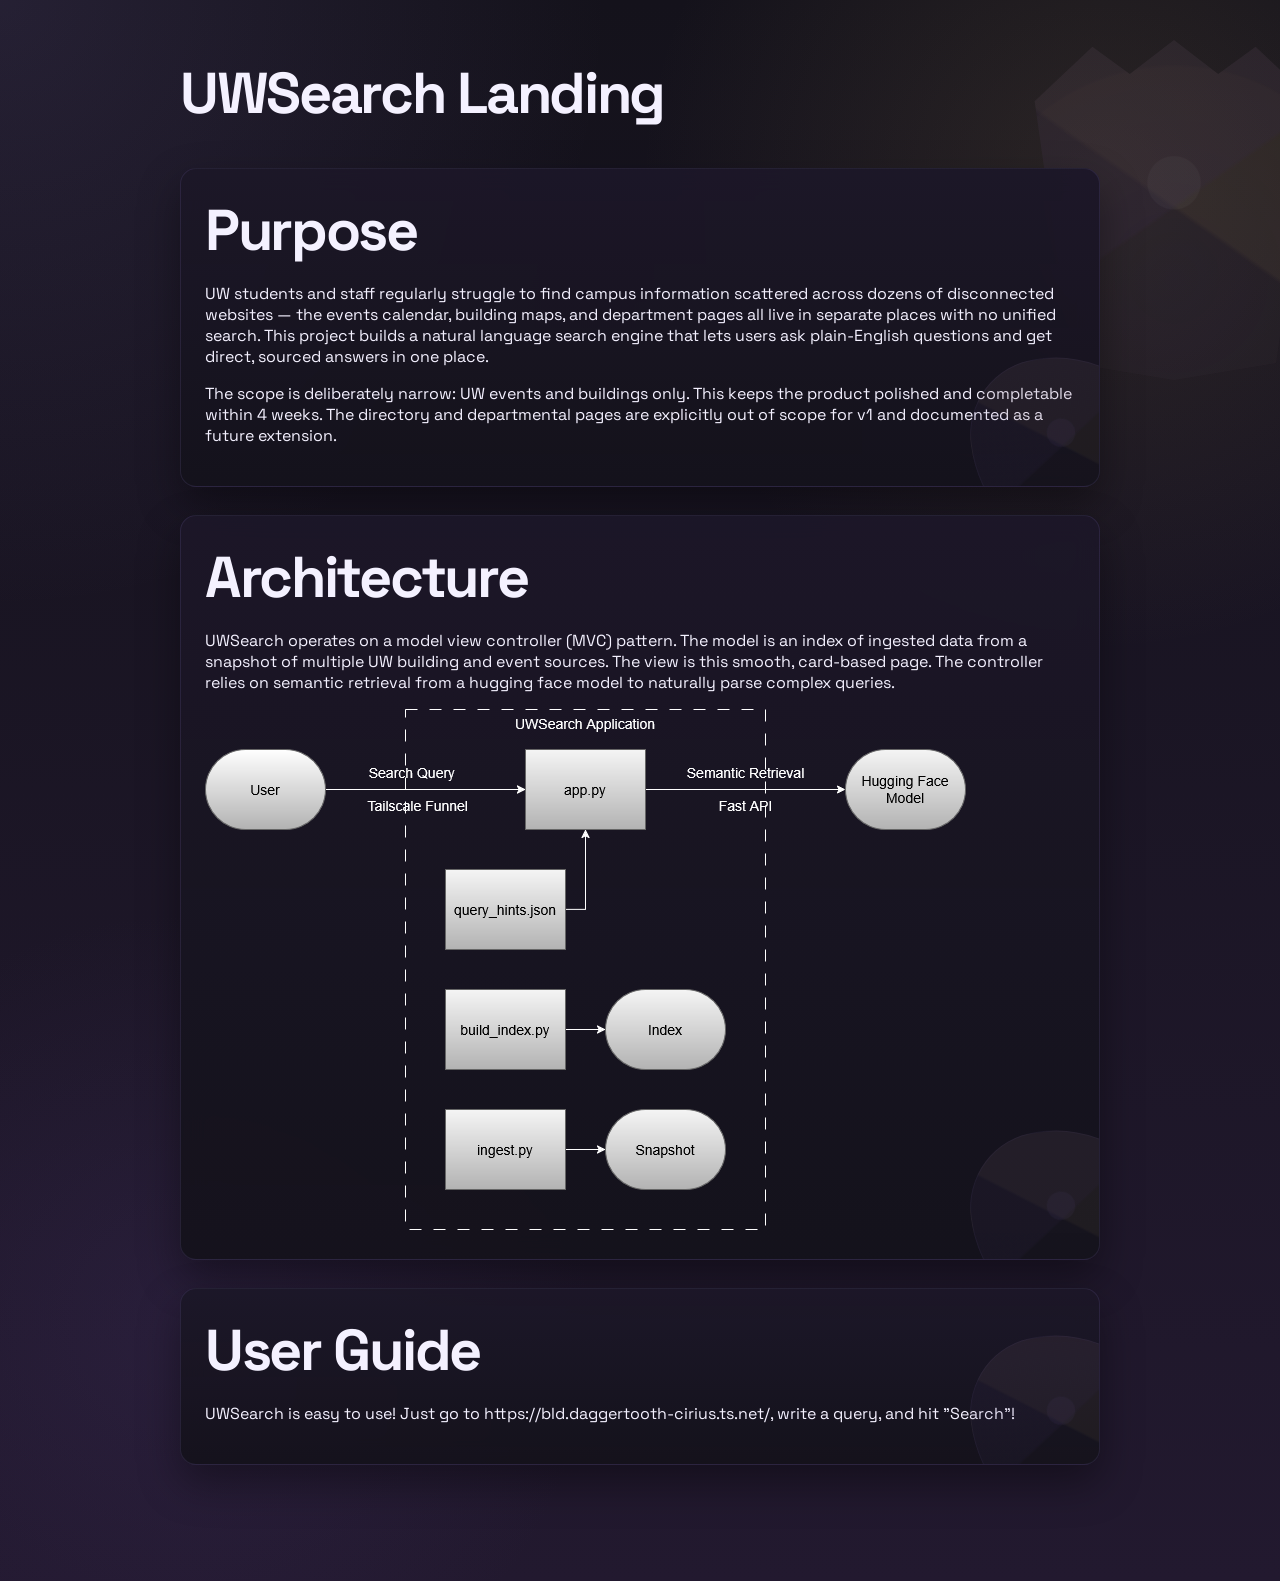
<file: index.html>
<!doctype html>
<html lang="en">
  <head>
    <meta charset="utf-8" />
    <meta name="viewport" content="width=device-width, initial-scale=1" />
    <title>UWSearch Landing Page</title>
    <link rel="preconnect" href="https://fonts.googleapis.com" />
    <link rel="preconnect" href="https://fonts.gstatic.com" crossorigin />
    <link
      href="https://fonts.googleapis.com/css2?family=Space+Grotesk:wght@400;600&display=swap"
      rel="stylesheet"
    />
    <link rel="stylesheet" href="styles.css" />
  </head>
  <body>
    <main class="page">
      <header class="hero">
        <div class="hero-copy">
          <h1>UWSearch Landing</h1>
        </div>
      </header>

      <section class="card search-card">
          <h1>Purpose</h1>
          <p>UW students and staff regularly struggle to find campus information scattered across dozens of disconnected websites — 
            the events calendar, building maps, and department pages all live in separate places with no unified search. This project 
            builds a natural language search engine that lets users ask plain-English questions and get direct, sourced answers in one place.
          </p>
          <p>
            The scope is deliberately narrow: UW events and buildings only. This keeps the product polished and completable within 4 weeks. 
            The directory and departmental pages are explicitly out of scope for v1 and documented as a future extension.
          </p>
      </section>

      <section class="card search-card">
          <h1>Architecture</h1>
          <p>UWSearch operates on a model view controller (MVC) pattern. The model is an index of ingested data from a snapshot of multiple UW
            building and event sources. The view is this smooth, card-based page. The controller relies on semantic retrieval from a hugging face model
            to naturally parse complex queries.
          </p>

          <img src="archDiagram.png" alt="UWSearch Architecture Diagram">
      </section>

      <section class="card search-card">
          <h1>User Guide</h1>
          <p>UWSearch is easy to use! Just go to https://bld.daggertooth-cirius.ts.net/, write a query, and hit "Search"!</p>
      </section>

    </main>
  </body>
</html>
</file>
<file: styles.css>
:root {
  color-scheme: dark;
  --uw-purple: #4a356f;
  --uw-purple-deep: #221531;
  --uw-gold: #9c8451;
  --uw-gold-soft: #c9b07b;
  --uw-black: #f4f1ff;
  --uw-gray: #b0a9bd;
  --bg: #14121b;
  --bg-spot: #22192f;
  --card: rgba(26, 22, 37, 0.92);
  --card-strong: #1c1728;
  --ink: var(--uw-black);
  --muted: var(--uw-gray);
  --accent: #8f76c9;
  --accent-soft: rgba(143, 118, 201, 0.18);
  --accent-strong: #6a4f9f;
  --event: var(--uw-gold);
  --event-soft: rgba(156, 132, 81, 0.18);
  --building: var(--uw-purple);
  --building-soft: rgba(74, 53, 111, 0.22);
  --shadow: 0 18px 42px rgba(0, 0, 0, 0.36);
  --ring: 0 0 0 3px rgba(143, 118, 201, 0.28);
}

* { box-sizing: border-box; }

html { scroll-behavior: smooth; }

body {
  margin: 0;
  font-family: "Space Grotesk", "Segoe UI", sans-serif;
  color: var(--ink);
  background:
    radial-gradient(circle at top left, rgba(143, 118, 201, 0.14), transparent 30%),
    radial-gradient(circle at 86% 12%, rgba(156, 132, 81, 0.16), transparent 26%),
    radial-gradient(circle at 14% 84%, rgba(74, 53, 111, 0.22), transparent 24%),
    linear-gradient(180deg, var(--bg) 0%, var(--bg-spot) 100%);
  min-height: 100vh;
  position: relative;
  overflow-x: hidden;
}

body::before {
  content: "";
  position: fixed;
  top: 2.5rem;
  right: -4rem;
  width: min(38vw, 340px);
  height: min(38vw, 340px);
  background:
    radial-gradient(circle at 50% 42%, rgba(255, 255, 255, 0.08) 0 10%, transparent 10.5%),
    linear-gradient(145deg, rgba(74, 53, 111, 0.28) 0 49%, transparent 50%),
    linear-gradient(215deg, rgba(156, 132, 81, 0.22) 0 49%, transparent 50%),
    radial-gradient(circle at 50% 70%, rgba(74, 53, 111, 0.22), rgba(156, 132, 81, 0.1) 72%, transparent 73%);
  clip-path: polygon(50% 0%, 63% 10%, 74% 2%, 91% 18%, 80% 95%, 50% 100%, 20% 95%, 9% 18%, 26% 2%, 37% 10%);
  filter: blur(0.5px);
  opacity: 0.42;
  pointer-events: none;
  z-index: 0;
}

.page {
  max-width: 960px;
  margin: 0 auto;
  padding: 56px 20px 88px;
  position: relative;
  z-index: 1;
}

.hero {
  margin-bottom: 26px;
  display: flex;
  align-items: end;
  justify-content: space-between;
  gap: 20px;
  flex-wrap: wrap;
}

.hero-copy { max-width: 620px; }

.eyebrow {
  text-transform: uppercase;
  letter-spacing: 0.2em;
  font-size: 12px;
  color: var(--accent);
  margin: 0 0 12px;
}

h1 {
  font-size: clamp(2.4rem, 5vw, 3.6rem);
  margin: 0 0 12px;
  letter-spacing: -0.04em;
}

.lede {
  margin: 0;
  color: var(--muted);
  font-size: 1.1rem;
  max-width: 48rem;
  line-height: 1.6;
}

.hero-tags {
  display: flex;
  flex-wrap: wrap;
  gap: 10px;
  align-self: center;
}

.hero-tags span {
  display: inline-flex;
  align-items: center;
  gap: 8px;
  padding: 10px 14px;
  border-radius: 999px;
  background: rgba(34, 28, 47, 0.9);
  border: 1px solid rgba(143, 118, 201, 0.18);
  color: var(--uw-gold-soft);
  font-size: 0.88rem;
  box-shadow: 0 10px 24px rgba(0, 0, 0, 0.16);
}

.card {
  background: linear-gradient(180deg, rgba(28, 23, 40, 0.96), rgba(20, 18, 27, 0.94));
  backdrop-filter: blur(12px);
  padding: 24px;
  border-radius: 16px;
  box-shadow: var(--shadow);
  margin-bottom: 28px;
  border: 1px solid rgba(143, 118, 201, 0.14);
}

.search-card { position: relative; overflow: hidden; }

.search-card::after {
  content: "";
  position: absolute;
  inset: auto -6% -52px auto;
  width: 180px;
  height: 180px;
  border-radius: 42% 58% 58% 42% / 42% 45% 55% 58%;
  border: 1px solid rgba(143, 118, 201, 0.14);
  background:
    radial-gradient(circle at 50% 42%, rgba(143, 118, 201, 0.12) 0 10%, transparent 10.5%),
    linear-gradient(145deg, rgba(74, 53, 111, 0.18) 0 49%, transparent 50%),
    linear-gradient(215deg, rgba(156, 132, 81, 0.16) 0 49%, transparent 50%),
    rgba(255, 255, 255, 0.02);
  opacity: 0.46;
  transform: rotate(-8deg);
  pointer-events: none;
}

.label { display: block; font-weight: 600; margin-bottom: 12px; }

.row {
  display: flex;
  gap: 12px;
  flex-wrap: wrap;
  position: relative;
  z-index: 1;
}

input[type="text"] {
  flex: 1 1 260px;
  border-radius: 12px;
  border: 1px solid rgba(143, 118, 201, 0.18);
  padding: 12px 14px;
  font-size: 1rem;
  font-family: inherit;
  color: var(--ink);
  background: rgba(20, 18, 27, 0.96);
  transition: border-color 0.2s ease, box-shadow 0.2s ease, transform 0.2s ease;
}

input[type="text"]::placeholder { color: rgba(176, 169, 189, 0.78); }

input[type="text"]:focus {
  outline: none;
  border-color: rgba(143, 118, 201, 0.62);
  box-shadow: var(--ring);
  transform: translateY(-1px);
}

button:not(.filter-button) {
  border: none;
  background: linear-gradient(180deg, #7d62be, #5f458f);
  color: #ffffff;
  padding: 12px 20px;
  border-radius: 12px;
  font-size: 1rem;
  font-family: inherit;
  cursor: pointer;
  transition: transform 0.2s ease, background 0.2s ease;
  box-shadow: 0 12px 24px rgba(0, 0, 0, 0.28);
}

button:not(.filter-button):hover { background: linear-gradient(180deg, #8a6dd0, #6a4e9e); transform: translateY(-1px); }

button:focus-visible,
.result:focus-visible,
.result-link:focus-visible {
  outline: none;
  box-shadow: var(--ring);
}

.meta { margin-top: 14px; color: var(--muted); font-size: 0.95rem; }

.meta.error { color: #f1d3d6; }

.results {
  display: grid;
  gap: 16px;
  animation: fadeIn 0.4s ease;
}

.empty-state,
.skeleton {
  background: rgba(26, 22, 37, 0.9);
  border: 1px solid rgba(143, 118, 201, 0.12);
  border-radius: 14px;
  box-shadow: var(--shadow);
}

.empty-state { padding: 22px 18px; }

.empty-title { margin: 0 0 6px; font-weight: 700; }

.empty-copy { margin: 0; color: var(--muted); }

.filters {
  width: 100%;
  margin-top: 14px;
  display: flex;
  flex-direction: column;
  gap: 10px;
}

#filter-toggle {
  align-self: stretch;
  min-width: 140px;
}

#filter-toggle:hover {
  transform: translateY(-1px);
}

.filter-panel {
  padding: 14px;
  border-radius: 16px;
  border: 1px solid rgba(143, 118, 201, 0.14);
  background: rgba(26, 22, 37, 0.9);
  display: grid;
  gap: 14px;
}

.filter-panel[hidden] {
  display: none;
}

.filter-group {
  display: grid;
  gap: 8px;
}

.filter-group-heading {
  font-weight: 700;
  letter-spacing: 0.08em;
  text-transform: uppercase;
  color: var(--muted);
  font-size: 0.8rem;
}

.filter-buttons {
  display: flex;
  flex-wrap: wrap;
  gap: 10px;
}

button.filter-button,
.filter-button {
  border: 1px solid rgba(143, 118, 201, 0.18);
  background: rgba(128, 128, 128, 0.12);
  color: var(--ink);
  padding: 10px 14px;
  border-radius: 999px;
  font-weight: 700;
  letter-spacing: 0.08em;
  text-transform: uppercase;
  cursor: pointer;
  transition: transform 0.2s ease, background 0.2s ease, border-color 0.2s ease, color 0.2s ease;
}

button.filter-button:hover,
.filter-button:hover {
  transform: translateY(-1px);
}

button.filter-button.filter-button--neutral {
  background: rgba(128, 128, 128, 0.14);
  border-color: rgba(128, 128, 128, 0.24);
  color: rgba(255, 255, 255, 0.85);
}

button.filter-button.filter-button--include {
  background: rgba(38, 166, 91, 0.18);
  border-color: rgba(38, 166, 91, 0.45);
  color: #dff3e1;
}

button.filter-button.filter-button--exclude {
  background: rgba(244, 67, 54, 0.18);
  border-color: rgba(244, 67, 54, 0.45);
  color: #ffd7d2;
}

.result {
  display: grid;
  grid-template-columns: 76px minmax(0, 1fr);
  gap: 16px;
  align-items: start;
  background: var(--card-strong);
  border-radius: 14px;
  padding: 18px;
  box-shadow: var(--shadow);
  border: 1px solid rgba(143, 118, 201, 0.14);
  position: relative;
  overflow: hidden;
  cursor: pointer;
  transition: transform 0.2s ease, box-shadow 0.2s ease, border-color 0.2s ease, background 0.2s ease;
}

.result:hover,
.result:focus-within,
.result.is-active {
  transform: translateY(-3px);
  box-shadow: 0 24px 44px rgba(0, 0, 0, 0.42);
}

.result--building { background: linear-gradient(180deg, rgba(29, 24, 40, 0.98), rgba(74, 53, 111, 0.12)); }

.result--event { background: linear-gradient(180deg, rgba(29, 24, 40, 0.98), rgba(156, 132, 81, 0.12)); }

.result-body { min-width: 0; }

.result-mark {
  width: 76px;
  height: 76px;
  border-radius: 20px;
  display: grid;
  place-items: center;
  position: relative;
  background: linear-gradient(180deg, rgba(74, 53, 111, 0.26), rgba(156, 132, 81, 0.18));
  border: 1px solid rgba(143, 118, 201, 0.16);
  flex-shrink: 0;
}

.result-mark::before,
.result-mark::after { content: ""; position: absolute; }

.result--building .result-mark::before {
  width: 30px;
  height: 36px;
  inset: auto;
  border-radius: 8px 8px 4px 4px;
  background:
    linear-gradient(90deg, rgba(255, 255, 255, 0.16) 0 2px, transparent 2px 10px),
    linear-gradient(180deg, rgba(255, 255, 255, 0.16) 0 2px, transparent 2px 12px),
    rgba(74, 53, 111, 0.54);
  box-shadow: inset 0 -10px 0 rgba(0, 0, 0, 0.14);
}

.result--building .result-mark::after {
  width: 18px;
  height: 8px;
  bottom: 16px;
  border-radius: 999px;
  background: rgba(255, 255, 255, 0.16);
}

.result--event .result-mark::before {
  width: 34px;
  height: 30px;
  border-radius: 10px;
  background:
    linear-gradient(180deg, rgba(255, 255, 255, 0.2) 0 6px, transparent 6px 100%),
    rgba(156, 132, 81, 0.42);
  box-shadow: inset 0 0 0 1px rgba(0, 0, 0, 0.12);
}

.result--event .result-mark::after {
  width: 20px;
  height: 4px;
  border-radius: 999px;
  top: 24px;
  background: linear-gradient(90deg, rgba(201, 176, 123, 0.95) 0 100%);
  box-shadow: 0 8px 0 rgba(156, 132, 81, 0.9);
}

.result h3 { margin: 0 0 6px; font-size: 1.2rem; letter-spacing: -0.02em; }

.result-badges {
  display: flex;
  flex-wrap: wrap;
  gap: 8px;
  margin-bottom: 8px;
}

.badge {
  display: inline-flex;
  align-items: center;
  gap: 6px;
  padding: 7px 10px;
  border-radius: 999px;
  font-size: 0.78rem;
  font-weight: 700;
  letter-spacing: 0.08em;
  text-transform: uppercase;
}

.badge-domain { color: #dbcda4; background: var(--accent-soft); }

.badge-secondary { color: var(--ink); background: rgba(255, 255, 255, 0.06); }

.badge-campus { color: #e7f3ff; background: rgba(70, 130, 180, 0.12); }

.result-meta {
  margin: 0 0 10px;
  color: var(--muted);
  font-size: 0.85rem;
  letter-spacing: 0.08em;
  text-transform: uppercase;
}

.result p:not(.result-meta) { line-height: 1.55; }

.result-preview {
  margin-top: 12px;
  padding: 14px;
  border-radius: 14px;
  background: rgba(255, 255, 255, 0.04);
  border: 1px solid rgba(143, 118, 201, 0.1);
  display: grid;
  gap: 8px;
  opacity: 0;
  transform: translateY(6px);
  max-height: 0;
  overflow: hidden;
  transition: opacity 0.22s ease, transform 0.22s ease, max-height 0.22s ease;
}

.result:hover .result-preview,
.result:focus-within .result-preview,
.result.is-active .result-preview {
  opacity: 1;
  transform: translateY(0);
  max-height: 180px;
}

.preview-kicker {
  margin: 0;
  color: var(--muted);
  font-size: 0.78rem;
  font-weight: 700;
  text-transform: uppercase;
  letter-spacing: 0.12em;
}

.preview-copy { margin: 0; color: var(--ink); }

.preview-meta {
  display: flex;
  flex-wrap: wrap;
  gap: 10px;
  color: var(--muted);
  font-size: 0.88rem;
}

.skeleton {
  padding: 18px;
  display: grid;
  grid-template-columns: 76px minmax(0, 1fr);
  gap: 16px;
  align-items: start;
  cursor: default;
}

.skeleton .result-mark,
.skeleton-line {
  position: relative;
  overflow: hidden;
  background: rgba(143, 118, 201, 0.12);
}

.skeleton .result-mark::before,
.skeleton .result-mark::after { display: none; }

.skeleton-line {
  border-radius: 999px;
  background: linear-gradient(90deg, rgba(143, 118, 201, 0.08), rgba(156, 132, 81, 0.16), rgba(143, 118, 201, 0.08));
  background-size: 200% 100%;
  animation: shimmer 1.35s infinite linear;
}

.skeleton-title { width: min(70%, 220px); height: 20px; margin-bottom: 14px; }

.skeleton-chip { width: 140px; height: 20px; margin-bottom: 10px; }

.skeleton-text { width: 100%; height: 12px; margin-bottom: 10px; }

.skeleton-text.short { width: 65%; }

.skeleton-line::after {
  content: "";
  position: absolute;
  inset: 0;
  transform: translateX(-100%);
  background: linear-gradient(90deg, transparent, rgba(255, 255, 255, 0.22), transparent);
  animation: shimmer 1.35s infinite;
}

.result a {
  color: var(--uw-gold-soft);
  text-decoration: none;
  font-weight: 600;
}

.result-link {
  display: inline-flex;
  margin-top: 8px;
  width: fit-content;
  padding: 8px 0;
}

.result a:hover { text-decoration: underline; }

.empty { color: var(--muted); margin: 0; }

.empty-state {
  background: rgba(26, 22, 37, 0.88);
  border: 1px solid rgba(143, 118, 201, 0.1);
  border-radius: 16px;
  padding: 24px;
  box-shadow: var(--shadow);
}

.empty-title {
  margin: 0 0 8px;
  font-size: 1.05rem;
  font-weight: 700;
}

.empty-copy { margin: 0; color: var(--muted); }

.error-state { border-color: rgba(255, 210, 214, 0.18); }

@keyframes fadeIn {
  from { opacity: 0; transform: translateY(8px); }
  to { opacity: 1; transform: translateY(0); }
}

@keyframes shimmer {
  0% { background-position: 0 0; }
  100% { background-position: 200% 0; }
}

@media (max-width: 720px) {
  .page { padding: 32px 16px 64px; }
  .card { padding: 20px; }
  .result,
  .skeleton { grid-template-columns: 1fr; }
  .result-mark { width: 64px; height: 64px; }
  .hero { margin-bottom: 18px; }
  .hero-tags { width: 100%; }
}

@media (max-width: 600px) {
  .page { padding: 28px 16px 64px; }
  .hero { align-items: flex-start; }
  .card { padding: 18px; }
  .result-mark { width: 62px; height: 62px; }
  .result-preview { max-height: 240px; }
  .hero-tags { width: 100%; }
  .hero-tags span { width: 100%; justify-content: center; }
}

@media (prefers-reduced-motion: reduce) {
  html { scroll-behavior: auto; }
  *,
  *::before,
  *::after {
    animation-duration: 0.01ms !important;
    animation-iteration-count: 1 !important;
    transition-duration: 0.01ms !important;
    scroll-behavior: auto !important;
  }
}
</file>
